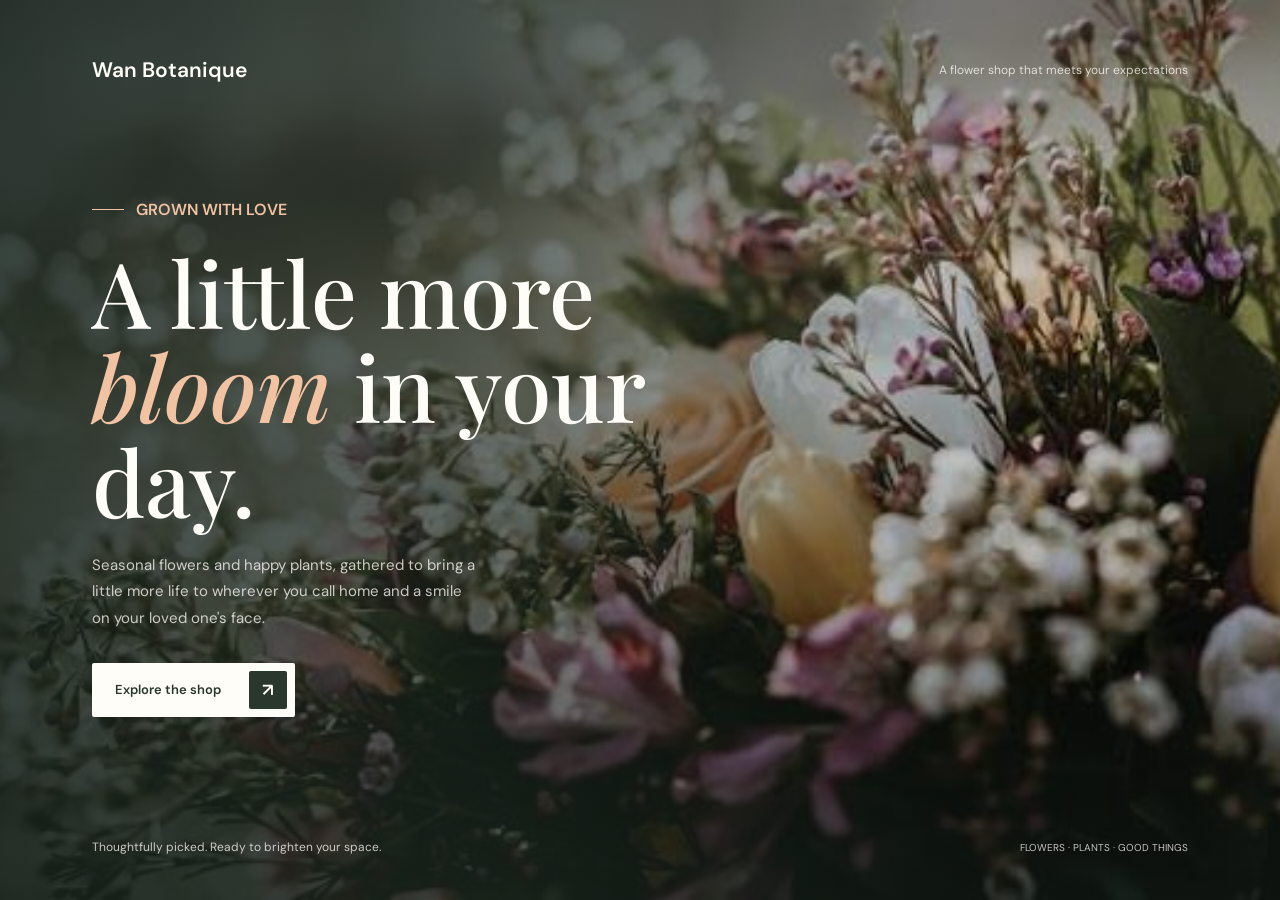
<file: index.html>
<!doctype html>
<html lang="en">
<head>
	<meta charset="utf-8">
	<meta name="viewport" content="width=device-width, initial-scale=1">
	<meta name="theme-color" content="#27382c">
	<meta name="description" content="Fresh flowers and thoughtful greenery, gathered to bring a little more life to your home.">
	<title>Wan Botanique | Flowers for everyday</title>
	<link rel="preconnect" href="https://fonts.googleapis.com">
	<link rel="preconnect" href="https://fonts.gstatic.com" crossorigin>
	<link href="https://fonts.googleapis.com/css2?family=DM+Sans:wght@400;500;600;700&family=Playfair+Display:wght@500;600&display=swap" rel="stylesheet">
    <link rel="stylesheet" href="style.css">

</head>
<body>
	<main class="landing">
		<div class="landing__photo" aria-hidden="true"></div>
		<div class="landing__shade" aria-hidden="true"></div>

		<header class="site-header">
			<a class="wordmark" href="index.html" aria-label="Wan Botanique home">Wan Botanique</a>
			<p class="header-note">A flower shop that meets your expectations</p>
		</header>

		<section class="welcome" aria-labelledby="welcome-title">
			<p class="eyebrow"><span class="eyebrow__line"></span> Grown with love</p>
			<h1 id="welcome-title">A little more<br> <em>bloom</em> in your day.</h1>
			<p class="welcome__copy">Seasonal flowers and happy plants, gathered to bring a little more life to wherever you call home and a smile on your loved one's face.</p>
			<a class="explore-link" href="home.html">
				<span>Explore the shop</span>
				<span class="explore-link__arrow" aria-hidden="true">&#8599;</span>
			</a>
		</section>

		<footer class="site-footer">
			<p>Thoughtfully picked. Ready to brighten your space.</p>
			<p class="footer-index">FLOWERS · PLANTS · GOOD THINGS</p>
		</footer>
	</main>
    <script src="script.js"></script>
</body>
</html>
</file>
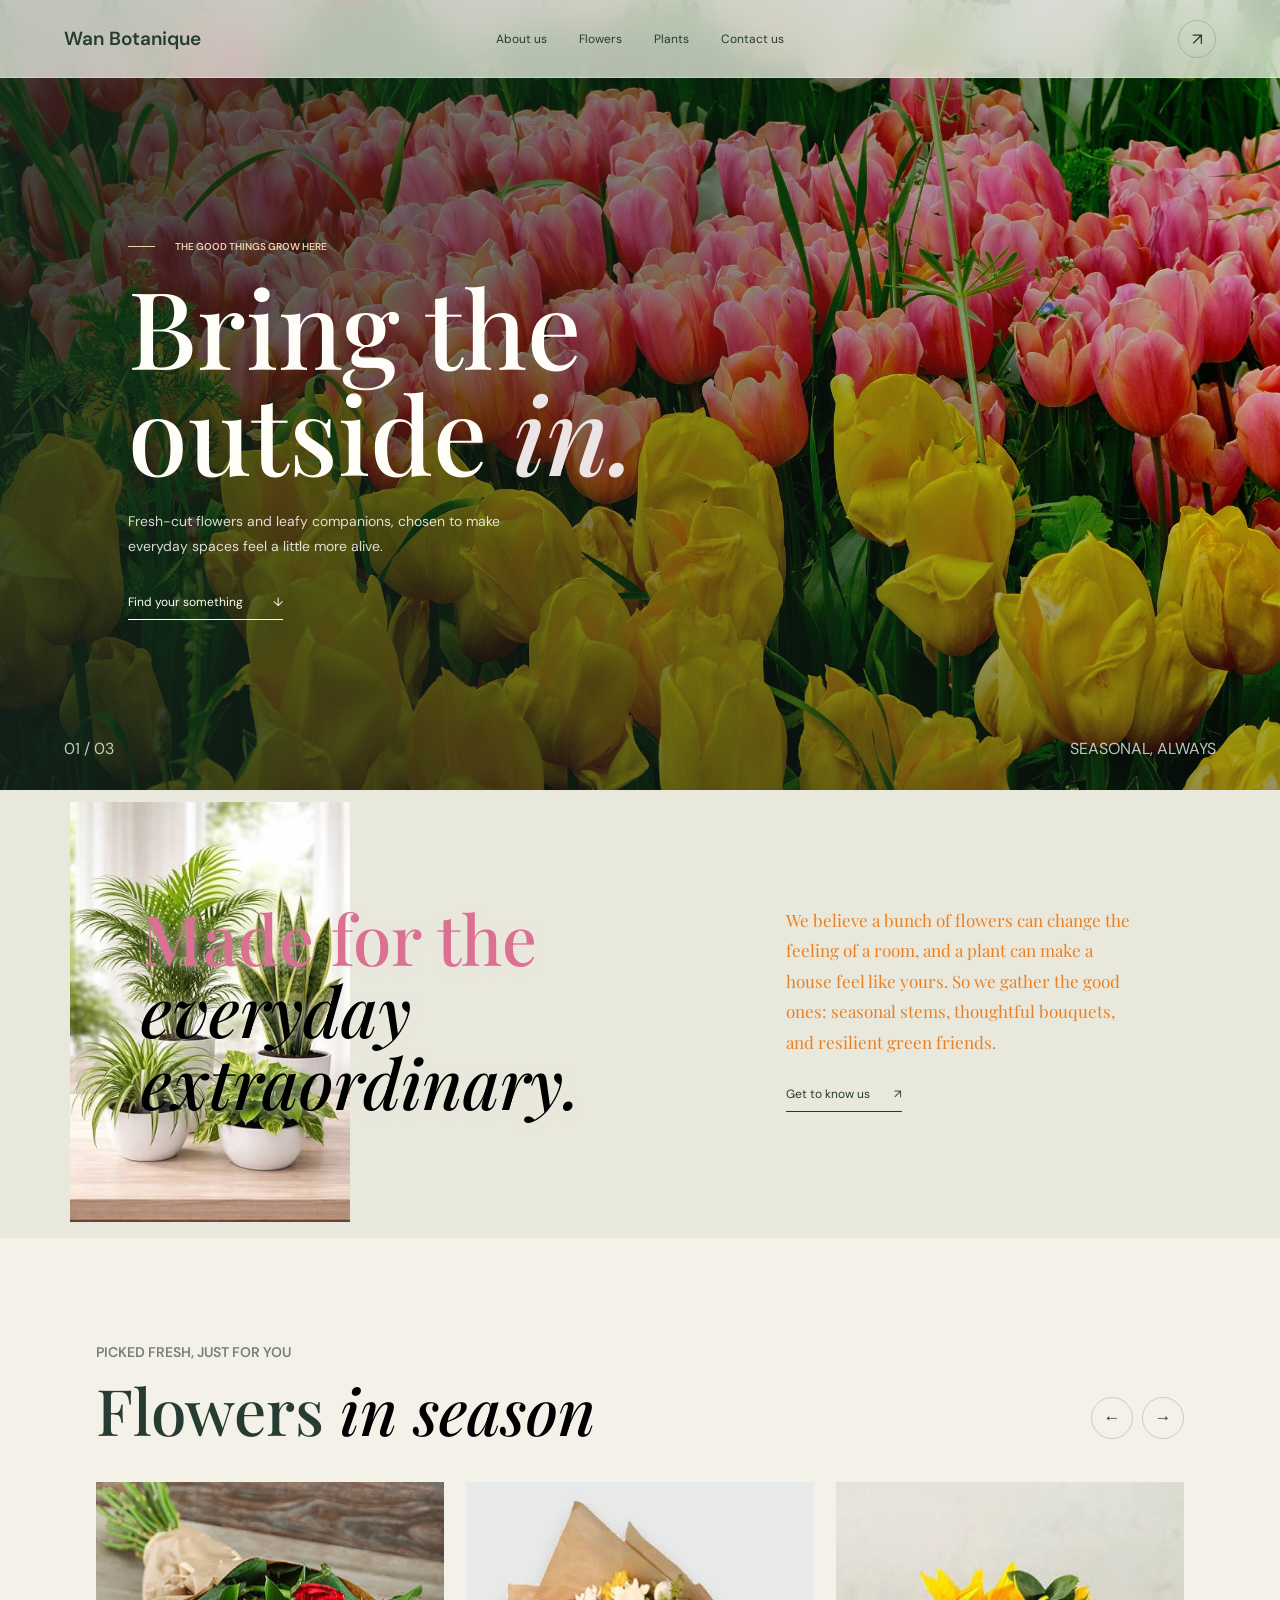
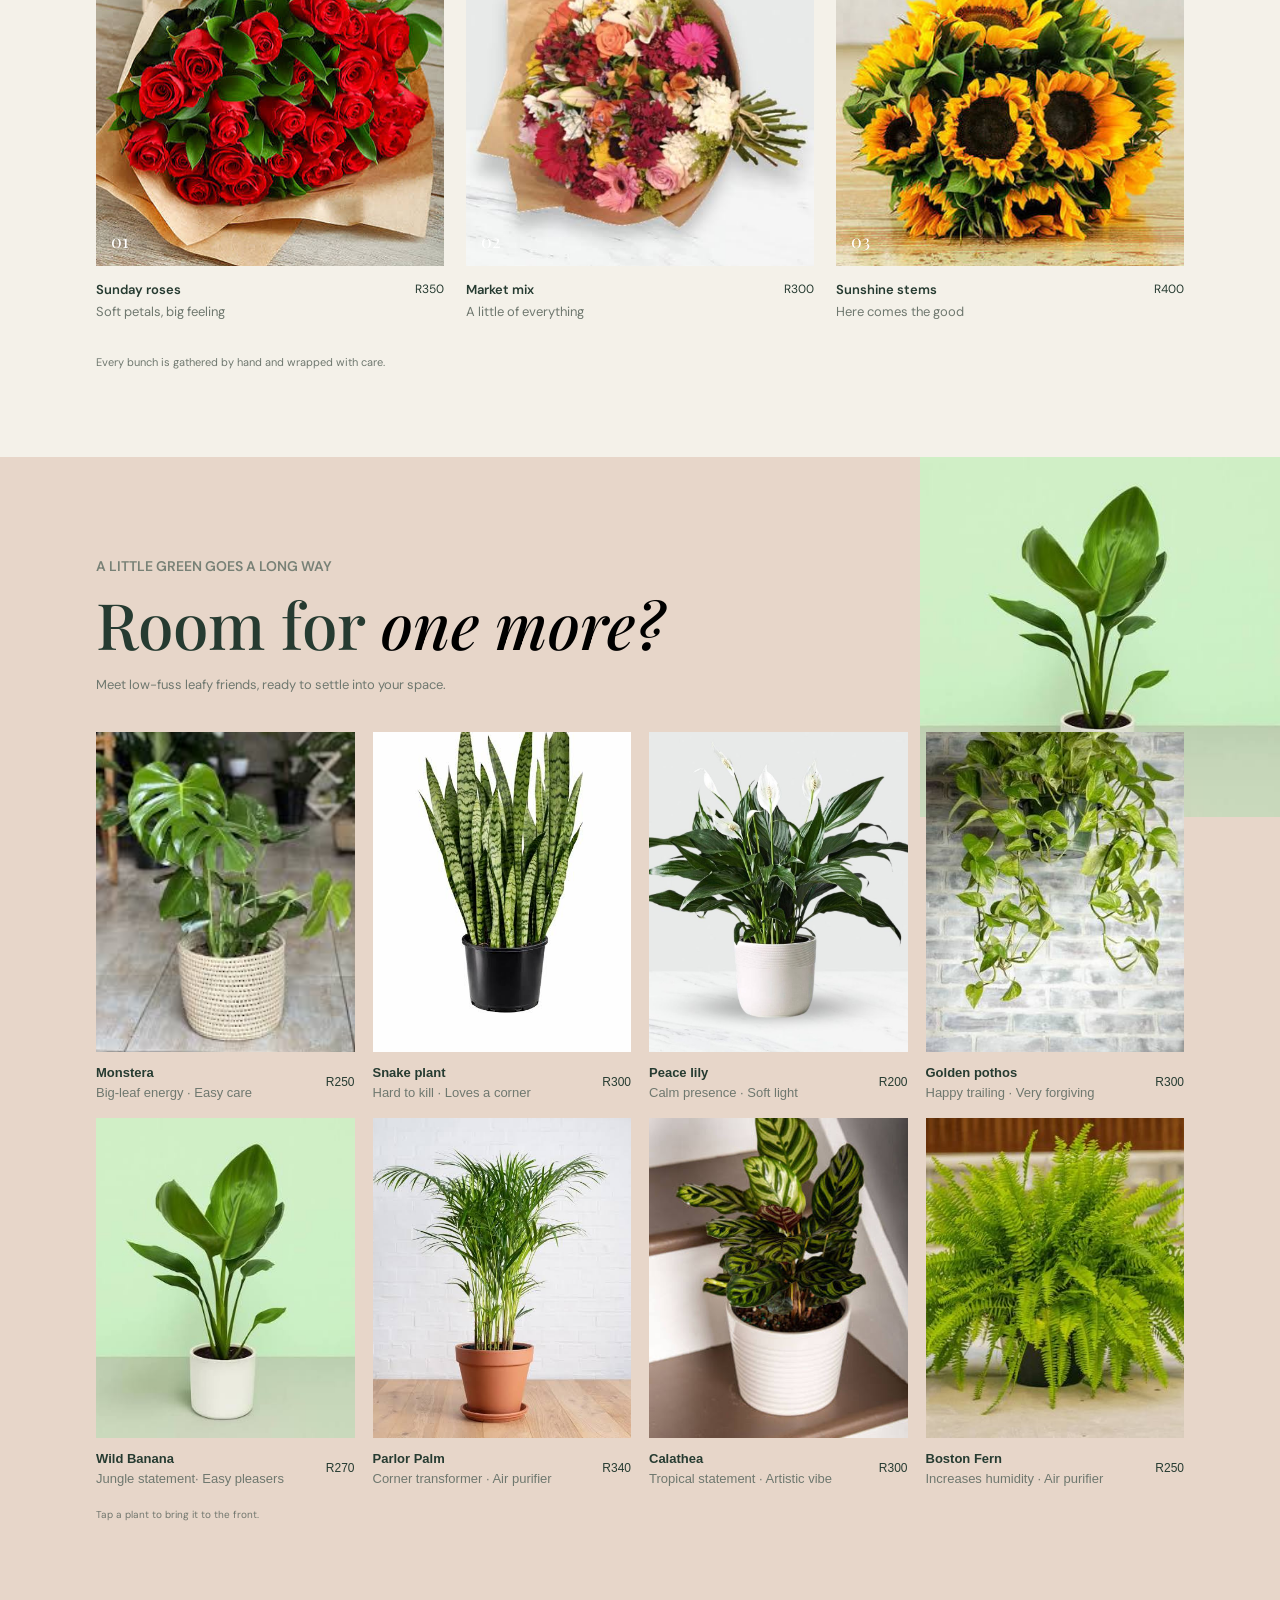
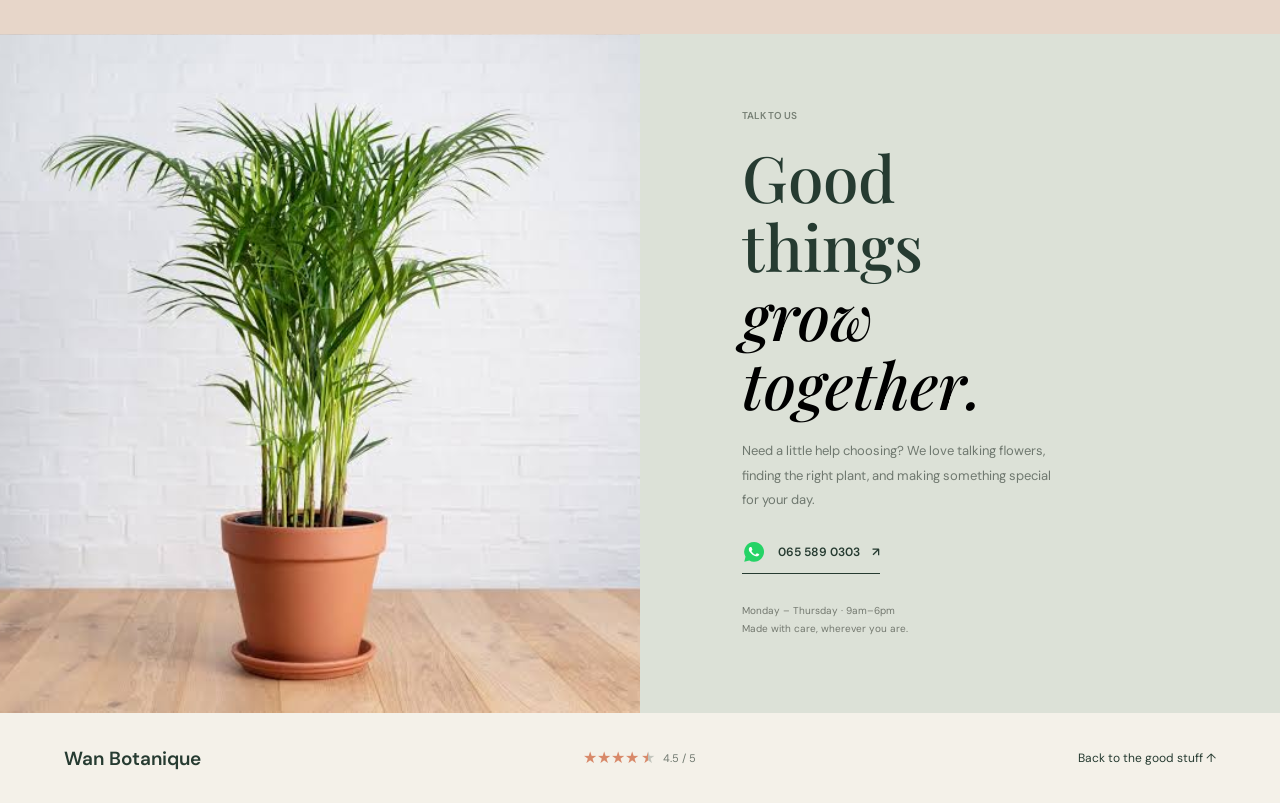
<file: home.html>
<!doctype html>
<html lang="en">
<head>
	<meta charset="utf-8">
	<meta name="viewport" content="width=device-width, initial-scale=1">
	<meta name="theme-color" content="#f4f0e8">
	<meta name="description" content="Seasonal flowers and easy-to-love plants from Wan Botanique.">
	<title>Flowers &amp; Plants | Wan Botanique</title>
	<link rel="preconnect" href="https://fonts.googleapis.com">
	<link rel="preconnect" href="https://fonts.gstatic.com" crossorigin>
	<link href="https://fonts.googleapis.com/css2?family=DM+Sans:wght@400;500;600;700&family=Playfair+Display:wght@500;600&display=swap" rel="stylesheet">
	<link rel="stylesheet" href="style.css">
	
</head>
<body class="shop-page">
	<header class="shop-header">
		<a class="shop-wordmark" href="index.html" aria-label="Wan Botanique home">Wan Botanique</a>
		<nav class="shop-nav" aria-label="Main navigation">
			<a href="#about">About us</a>
			<a href="#flowers">Flowers</a>
			<a href="#plants">Plants</a>
			<a href="#contact">Contact us</a>
		</nav>
		<a class="header-bag" href="#flowers" aria-label="Browse the collection">↗</a>
	</header>

	<main id="top">
		<section class="shop-hero" aria-labelledby="shop-title">
			<div class="shop-hero__image" aria-hidden="true"></div>
			<div class="shop-hero__veil" aria-hidden="true"></div>
			<div class="shop-hero__content">
				<p class="shop-kicker"><span></span> The good things grow here</p>
				<h1 id="shop-title">Bring the<br>outside <em>in.</em></h1>
				<p>Fresh-cut flowers and leafy companions, chosen to make everyday spaces feel a little more alive.</p>
				<a class="shop-hero__link" href="#flowers">Find your something <span aria-hidden="true">↓</span></a>
			</div>
			<div class="hero-caption"><span>01 / 03</span><span>Seasonal, always</span></div>
		</section>

		<section class="shop-intro" id="about" aria-labelledby="about-title">
			<div class="shop-intro__body">
				<h2 id="about-title">Made for the<br><em>everyday extraordinary.</em></h2>
				<div>
					<p>We believe a bunch of flowers can change the feeling of a room, and a plant can make a house feel like yours. So we gather the good ones: seasonal stems, thoughtful bouquets, and resilient green friends.</p>
					<a class="text-link" href="#contact">Get to know us <span aria-hidden="true">↗</span></a>
				</div>
			</div>
		</section>

		<section class="collection flowers-section" id="flowers" aria-labelledby="flowers-title">
			<div class="collection-heading">
				<div>
					<p class="section-label">Picked fresh, just for you</p>
					<h2 id="flowers-title">Flowers <em>in season</em></h2>
				</div>
				<div class="carousel-controls" aria-label="Flower collection controls">
					<button class="round-control" type="button" data-flower-direction="-1" aria-label="Previous flowers">←</button>
					<button class="round-control" type="button" data-flower-direction="1" aria-label="Next flowers">→</button>
				</div>
			</div>
			<div class="flower-viewport" tabindex="0" aria-label="Flower collection">
				<div class="flower-track">
					<article class="flower-card">
						<div class="flower-card__image"><img src="images/rose-gift.jpeg" alt="A romantic bouquet of fresh roses" loading="lazy"><span>01</span></div>
						<div class="product-line"><div><h3>Sunday roses</h3><p>Soft petals, big feeling</p></div><span class="price">R350</span></div>
					</article>
					<article class="flower-card">
						<div class="flower-card__image"><img src="images/mixed flowers.jpeg" alt="A lively mixed seasonal flower bouquet" loading="lazy"><span>02</span></div>
						<div class="product-line"><div><h3>Market mix</h3><p>A little of everything</p></div><span class="price">R300</span></div>
					</article>
					<article class="flower-card">
						<div class="flower-card__image"><img src="images/sunflower.jpeg" alt="Bright golden sunflowers" loading="lazy"><span>03</span></div>
						<div class="product-line"><div><h3>Sunshine stems</h3><p>Here comes the good</p></div><span class="price">R400</span></div>
					</article>
					<article class="flower-card">
						<div class="flower-card__image"><img src="images/white roses.jpeg" alt="Creamy white roses in bloom" loading="lazy"><span>04</span></div>
						<div class="product-line"><div><h3>Quiet romance</h3><p>White garden roses</p></div><span class="price">R350</span></div>
					</article>
					<article class="flower-card">
						<div class="flower-card__image"><img src="images/daises.jpg" alt="Fresh white daisies with sunny centers" loading="lazy"><span>05</span></div>
						<div class="product-line"><div><h3>Daisy days</h3><p>Easy, happy, uncomplicated</p></div><span class="price">R250</span></div>
					</article>
					<article class="flower-card">
						<div class="flower-card__image"><img src="images/Love-of-Roses.webp" alt="A gathered bunch of garden roses" loading="lazy"><span>06</span></div>
						<div class="product-line"><div><h3>Garden gathering</h3><p>Romantic by nature</p></div><span class="price">R500</span></div>
					</article>
                    <article class="flower-card">
						<div class="flower-card__image"><img src="images/lillies.jpeg" alt="A gathered bunch of elegant lillies" loading="lazy"><span>07</span></div>
						<div class="product-line"><div><h3>Stargazers Lillies</h3><p>Beautiful by nature</p></div><span class="price">R570</span></div>
					</article>
                    <article class="flower-card">
						<div class="flower-card__image"><img src="images/mixed lillies.jpeg" alt="Stargazers lillies with sunny centers" loading="lazy"><span>08</span></div>
						<div class="product-line"><div><h3>Lilly-Rose</h3><p>Specially arranged</p></div><span class="price">R660</span></div>
					</article>
                    <article class="flower-card">
						<div class="flower-card__image"><img src="images/Tulips.jpeg" alt="Fresh purple mix tulips" loading="lazy"><span>09</span></div>
						<div class="product-line"><div><h3>Tulips bouquet</h3><p>Elegant look</p></div><span class="price">R500</span></div>
					</article>
				</div>
			</div>
			<p class="collection-note">Every bunch is gathered by hand and wrapped with care.</p>
		</section>

		<section class="plants-section" id="plants" aria-labelledby="plants-title">
			<div class="plants-heading">
				<div>
					<p class="section-label">A little green goes a long way</p>
					<h2 id="plants-title">Room for <em>one more?</em></h2>
					<p class="plants-intro">Meet low-fuss leafy friends, ready to settle into your space.</p>
				</div>
				
			</div>
			<div class="plant-grid" data-plant-grid>
				<button class="plant-card" type="button" aria-pressed="false">
					<span class="plant-card__image"><img src="images/monstera.jpeg" alt="Monstera with large split leaves" loading="lazy"></span>
					<span class="plant-card__details"><span><strong>Monstera</strong><small>Big-leaf energy · Easy care</small></span><span class="plant-price">R250</span></span>
				</button>
				<button class="plant-card" type="button" aria-pressed="false">
					<span class="plant-card__image"><img src="images/snakeplant.jpeg" alt="Upright sculptural snake plant" loading="lazy"></span>
					<span class="plant-card__details"><span><strong>Snake plant</strong><small>Hard to kill · Loves a corner</small></span><span class="plant-price">R300</span></span>
				</button>
				<button class="plant-card" type="button" aria-pressed="false">
					<span class="plant-card__image"><img src="images/peace lilly.jpg" alt="Peace lily with deep green leaves" loading="lazy"></span>
					<span class="plant-card__details"><span><strong>Peace lily</strong><small>Calm presence · Soft light</small></span><span class="plant-price">R200</span></span>
				</button>
				<button class="plant-card" type="button" aria-pressed="false">
					<span class="plant-card__image"><img src="images/pothos.jpeg" alt="Trailing pothos plant with heart-shaped leaves" loading="lazy"></span>
					<span class="plant-card__details"><span><strong>Golden pothos</strong><small>Happy trailing · Very forgiving</small></span><span class="plant-price">R300</span></span>
				</button>
                <button class="plant-card" type="button" aria-pressed="false">
					<span class="plant-card__image"><img src="images/wild banana.jpeg" alt="Big leaf wild banana plant with long leaves" loading="lazy"></span>
					<span class="plant-card__details"><span><strong>Wild Banana</strong><small>Jungle statement· Easy pleasers</small></span><span class="plant-price">R270</span></span>
				</button>
                <button class="plant-card" type="button" aria-pressed="false">
					<span class="plant-card__image"><img src="images/jungle palm.jpeg" alt="Majesty palm plant with bamboo statement" loading="lazy"></span>
					<span class="plant-card__details"><span><strong>Parlor Palm</strong><small>Corner transformer · Air purifier</small></span><span class="plant-price">R340</span></span>
				</button>
                <button class="plant-card" type="button" aria-pressed="false">
					<span class="plant-card__image"><img src="images/calathea.jpeg" alt="Unique leaf patterns and natural colours" loading="lazy"></span>
					<span class="plant-card__details"><span><strong>Calathea</strong><small>Tropical statement · Artistic vibe</small></span><span class="plant-price">R300</span></span>
				</button>
                <button class="plant-card" type="button" aria-pressed="false">
					<span class="plant-card__image"><img src="images/fern.jpeg" alt="Traditional and classy look" loading="lazy"></span>
					<span class="plant-card__details"><span><strong>Boston Fern</strong><small>Increases humidity · Air purifier</small></span><span class="plant-price">R250</span></span>
				</button>
			</div>
			<p class="plant-status" aria-live="polite">Tap a plant to bring it to the front.</p>
		</section>

		<section class="contact-section" id="contact" aria-labelledby="contact-title">
			<div class="contact-photo" role="img" aria-label="A lush corner filled with tropical plants"></div>
			<div class="contact-copy">
				<p class="section-label">Talk to us</p>
				<h2 id="contact-title">Good things<br><em>grow together.</em></h2>
				<p>Need a little help choosing? We love talking flowers, finding the right plant, and making something special for your day.</p>
				<a class="contact-link contact-whatsapp" href="https://wa.me/27655890303" target="_blank" rel="noopener noreferrer" aria-label="Chat with Wan and Botanique on WhatsApp at 065 589 0303">
					<svg class="whatsapp-icon" viewBox="0 0 32 32" aria-hidden="true" focusable="false">
						<path fill="currentColor" d="M16 2.7A13.1 13.1 0 0 0 4.7 22.4L3 29l6.8-1.8A13.1 13.1 0 1 0 16 2.7Z" />
						<path fill="#fff" d="M22.6 18.9c-.4-.2-2.1-1-2.4-1.1-.3-.1-.6-.2-.8.2-.2.4-.9 1.1-1.1 1.3-.2.2-.4.3-.8.1-.4-.2-1.5-.6-2.8-1.8-1-.9-1.8-2.1-2-2.5-.2-.4 0-.6.1-.8l.6-.7c.2-.2.2-.4.4-.6.1-.2.1-.4 0-.6-.1-.2-.8-1.9-1.1-2.6-.3-.7-.6-.6-.8-.6h-.7c-.2 0-.6.1-.9.4-.3.3-1.2 1.2-1.2 2.9s1.2 3.3 1.4 3.5c.2.2 2.4 3.7 5.9 5.1.8.3 1.4.5 1.9.6.8.2 1.5.2 2 .1.6-.1 2.1-.9 2.4-1.7.3-.8.3-1.5.2-1.7-.1-.2-.3-.3-.6-.5Z" />
					</svg>
					<span>065 589 0303</span>
					<span aria-hidden="true">↗</span>
				</a>
				<p class="contact-hours">Monday – Thursday · 9am–6pm<br>Made with care, wherever you are.</p>
			</div>
		</section>
	</main>

	<footer class="shop-footer">
		<a class="shop-wordmark" href="#top" aria-label="Back to top">Wan Botanique</a>
		<div class="shop-rating" role="img" aria-label="Rated 4.5 out of 5 stars">
			<span class="rating-stars" aria-hidden="true"><span>★★★★</span><span class="rating-star--half">★</span></span>
			<span class="rating-score" aria-hidden="true">4.5 / 5</span>
		</div>
		<a href="#flowers">Back to the good stuff ↑</a>
	</footer>
    <script src="script.js"></script>
</body>
</html>
</file>
<file: style.css>
:root {
	color-scheme: light;
	font-family: "DM Sans", sans-serif;
	font-synthesis: none;
	text-rendering: optimizeLegibility;
	-webkit-font-smoothing: antialiased;
	-moz-osx-font-smoothing: grayscale;
	--ink: #fffdf8;
	--muted: rgba(255, 253, 248, 0.76);
	--accent: #e6a77c;
	--serif: "Playfair Display", Georgia, serif;
}

* {
	box-sizing: border-box;
}

html,
body {
	min-width: 320px;
	min-height: 100%;
	margin: 0;
}

body {
	background: #27382c;
	color: var(--ink);
}

a {
	color: inherit;
}

.landing {
	position: relative;
	display: flex;
	min-height: 100svh;
	flex-direction: column;
	justify-content: space-between;
	overflow: hidden;
	isolation: isolate;
	padding: clamp(24px, 4.4vw, 64px) clamp(24px, 7.2vw, 112px) clamp(24px, 3.5vw, 48px);
}

.landing__photo,
.landing__shade {
	position: absolute;
	z-index: -1;
	inset: 0;
}

.landing__photo {
	background-image: url("images/cover.jpeg");
	background-position: center 53%;
	background-size: cover;
	animation: reveal-photo 1.2s ease-out both;
}

.landing__shade {
	background:
		linear-gradient(90deg, rgba(21, 34, 27, 0.82) 0%, rgba(26, 39, 30, 0.65) 36%, rgba(28, 38, 29, 0.15) 78%),
		linear-gradient(0deg, rgba(22, 31, 25, 0.47), transparent 28%, transparent 72%, rgba(22, 31, 25, 0.26));
}

.site-header,
.site-footer {
	display: flex;
	align-items: center;
	justify-content: space-between;
	gap: 24px;
	animation: rise-in 700ms 120ms both;
}

.wordmark {
	font-size: 21px;
	font-weight: 600;
	letter-spacing: 0;
	text-decoration: none;
}

.wordmark span {
	padding: 0 2px;
	color: var(--accent);
	font-family: var(--serif);
	font-style: italic;
}

.header-note,
.site-footer p {
	margin: 0;
	color: var(--muted);
	font-size: 12px;
	letter-spacing: 0;
}

.welcome {
	width: min(100%, 620px);
	margin: auto 0;
	padding: 74px 0 82px;
	animation: rise-in 800ms 180ms both;
}

.eyebrow {
	display: flex;
	align-items: center;
	gap: 12px;
	margin: 0 0 25px;
	color: #f1c3a3;
	font-size: 16px;
	font-weight: 600;
	text-transform: uppercase;
}

.eyebrow__line {
	width: 32px;
	height: 1px;
	background: currentColor;
}

h1 {
	margin: 0;
	font-family: var(--serif);
	font-size: clamp(54px, 7.1vw, 96px);
	font-weight: 500;
	line-height: 1.04;
}

h1 em {
	color: #f1c3a3;
	font-weight: 500;
}

.welcome__copy {
	max-width: 390px;
	margin: 24px 0 32px;
	color: var(--muted);
	font-size: 15px;
	line-height: 1.75;
}

.explore-link {
	display: inline-flex;
	min-height: 54px;
	align-items: center;
	gap: 28px;
	padding: 6px 7px 6px 22px;
	border: 1px solid rgba(255, 253, 248, 0.72);
	border-radius: 2px;
	background: #fffdf8;
	color: #29372d;
	font-size: 13px;
	font-weight: 600;
	text-decoration: none;
	transition: background-color 180ms ease, border-color 180ms ease, transform 180ms ease;
}

.explore-link:hover {
	transform: translateY(-2px);
	border-color: #f1c3a3;
	background: #f1c3a3;
}

.explore-link:focus-visible {
	outline: 2px solid #fffdf8;
	outline-offset: 4px;
}

.explore-link__arrow {
	display: grid;
	width: 38px;
	aspect-ratio: 1;
	place-items: center;
	border-radius: 2px;
	background: #29372d;
	color: #fffdf8;
	font-size: 18px;
	transition: background-color 180ms ease;
}

.explore-link:hover .explore-link__arrow {
	background: #394d3d;
}

.site-footer {
	animation-delay: 280ms;
}

.footer-index {
	font-size: 10px !important;
}

@keyframes rise-in {
	from {
		opacity: 0;
		transform: translateY(12px);
	}
	to {
		opacity: 1;
		transform: translateY(0);
	}
}

@keyframes reveal-photo {
	from {
		opacity: 0.65;
		transform: scale(1.025);
	}
	to {
		opacity: 1;
		transform: scale(1);
	}
}

@media (max-width: 600px) {
	.landing {
		min-height: 100svh;
		padding: 25px 24px 22px;
	}

	.landing__photo {
		background-position: 58% center;
	}

	.landing__shade {
		background:
			linear-gradient(90deg, rgba(21, 34, 27, 0.78), rgba(26, 39, 30, 0.4)),
			linear-gradient(0deg, rgba(22, 31, 25, 0.5), transparent 34%, rgba(22, 31, 25, 0.2));
	}

	.header-note {
		max-width: 125px;
		text-align: right;
	}

	.welcome {
		padding: 62px 0;
	}

	h1 {
		font-size: clamp(52px, 13vw, 76px);
	}

	.welcome__copy {
		max-width: 340px;
		font-size: 14px;
	}

	.site-footer {
		align-items: flex-end;
	}

	.site-footer p:first-child {
		max-width: 195px;
		line-height: 1.5;
	}

	.footer-index {
		max-width: 120px;
		text-align: right;
	}
}

@media (prefers-reduced-motion: reduce) {
	*,
	*::before,
	*::after {
		animation-duration: 0.01ms !important;
		animation-iteration-count: 1 !important;
		scroll-behavior: auto !important;
		transition-duration: 0.01ms !important;
	}
}

/* Shop page */
.shop-page {
	--shop-ink: #263b31;
	--shop-muted: #6f786f;
	--shop-paper: #f4f1e9;
	--shop-coral: #d88969;
	--shop-line: rgba(38, 59, 49, 0.2);
	background: var(--shop-paper);
	color: var(--shop-ink);
	font-family: "DM Sans", sans-serif;
}

.shop-header {
	position: fixed;
	z-index: 10;
	top: 0;
	left: 0;
	display: grid;
	width: 100%;
	min-height: 78px;
	grid-template-columns: 1fr auto 1fr;
	align-items: center;
	gap: 20px;
	padding: 12px clamp(20px, 5vw, 76px);
	border-bottom: 1px solid rgba(255, 255, 255, 0.3);
	background: rgba(246, 244, 237, 0.73);
	box-shadow: 0 8px 28px rgba(29, 44, 35, 0.07);
	backdrop-filter: blur(18px) saturate(145%);
	-webkit-backdrop-filter: blur(18px) saturate(145%);
}

.shop-wordmark {
	width: fit-content;
	color: var(--shop-ink);
	font-size: 19px;
	font-weight: 600;
	text-decoration: none;
}

.shop-wordmark span {
	padding: 0 2px;
	color: var(--shop-coral);
	font-family: var(--serif);
	font-style: italic;
}

.shop-nav {
	display: flex;
	align-items: center;
	gap: clamp(15px, 2.5vw, 38px);
}

.shop-nav a,
.shop-footer > a:last-child {
	color: var(--shop-ink);
	font-size: 12px;
	text-decoration: none;
	transition: color 160ms ease;
}

.shop-nav a:hover,
.shop-footer > a:last-child:hover {
	color: var(--shop-coral);
}

.header-bag {
	display: grid;
	width: 38px;
	aspect-ratio: 1;
	place-items: center;
	justify-self: end;
	border: 1px solid var(--shop-line);
	border-radius: 50%;
	color: var(--shop-ink);
	font-size: 17px;
	text-decoration: none;
}

.shop-hero {
	position: relative;
	display: flex;
	min-height: min(790px, 100svh);
	align-items: center;
	overflow: hidden;
	background: #334638;
	color: #fffdf8;
	isolation: isolate;
}

.shop-hero__image,
.shop-hero__veil {
	position: absolute;
	z-index: -1;
	inset: 0;
}

.shop-hero__image {
	background: url("images/garden2.jpg") center 47% / cover;
	transform: scale(1.015);
}

.shop-hero__veil {
	background: linear-gradient(90deg, rgba(20, 36, 27, 0.78), rgba(20, 36, 27, 0.43) 48%, rgba(20, 36, 27, 0.05)), linear-gradient(0deg, rgba(20, 36, 27, 0.28), transparent 40%);
}

.shop-hero__content {
	width: min(660px, 100%);
	margin: 40px 0 0 clamp(24px, 10vw, 150px);
	padding: 120px 24px 90px 0;
	animation: rise-in 800ms 100ms both;
}

.shop-kicker,
.section-label {
	margin: 0 0 20px;
	font-size: 10px;
	font-weight: 600;
	letter-spacing: 0;
	text-transform: uppercase;
}

.shop-kicker {
	display: flex;
	align-items: center;
	gap: 20px;
	color: #f2cfad;
}

.shop-kicker span {
	width: 27px;
	height: 1px;
	background: currentColor;
}

.shop-hero h1,
.shop-intro h2,
.collection h2,
.plants-section h2,
.contact-copy h2 {
	font-family: var(--serif);
	font-weight: 500;
}

.shop-hero h1 {
	margin: 0;
	font-size: clamp(66px, 8.4vw, 116px);
	line-height: 0.98;
}

.shop-hero h1 em,
.shop-intro h2 em,
.collection h2 em,
.plants-section h2 em,
.contact-copy h2 em {
	color: black;
	font-weight: 500;
}

.shop-hero h1 em {
	color: #ebe5e5;
}

.shop-hero__content > p:not(.shop-kicker) {
	max-width: 390px;
	margin: 25px 0 30px;
	color: rgba(255, 253, 248, 0.83);
	font-size: 14px;
	line-height: 1.8;
}

.shop-hero__link,
.text-link,
.contact-link {
	display: inline-flex;
	align-items: center;
	gap: 30px;
	padding-bottom: 9px;
	border-bottom: 1px solid currentColor;
	font-size: 12px;
	text-decoration: none;
}

.shop-hero__link {
	color: #fffdf8;
}

.hero-caption {
	position: absolute;
	right: clamp(24px, 5vw, 76px);
	bottom: 31px;
	left: clamp(24px, 5vw, 76px);
	display: flex;
	justify-content: space-between;
	color: rgba(255, 253, 248, 0.75);
	font-size: 16px;
	text-transform: uppercase;
}

.shop-intro {
	padding: 112px clamp(24px, 11vw, 160px) 120px;
	background: #e9e8dc url("images/mix plants.jpeg") no-repeat 7% 42% / 280px auto;
}

.section-label {
	color: #788176;
}

.shop-intro > .section-label {
	margin-bottom: 24px;
	color: #b13171;
	font-size: 16px;
	font-weight: 700;
}

.shop-intro__body {
	display: grid;
	grid-template-columns: 1.2fr 0.8fr;
	align-items: end;
	gap: 9vw;
}

.shop-intro h2,
.collection h2,
.plants-section h2,
.contact-copy h2 {
	margin: 0;
	font-size: clamp(40px, 5vw, 68px);
	line-height: 1.08;
}

.shop-intro h2 {
	font-size: clamp(40px, 5.4vw, 74px);
	line-height: 1.04;
	text-shadow: 0 1px 12px rgba(233, 232, 220, 0.95);
    color: palevioletred;
}

.shop-intro__body > div {
	max-width: 400px;
	padding-bottom: 6px;
}

.shop-intro__body > div > p,
.plants-intro,
.contact-copy > p:not(.section-label):not(.contact-hours) {
	margin: 0 0 24px;
	color: var(--shop-muted);
	font-size: 13px;
	line-height: 1.9;
}

#about .shop-intro__body > div > p {
	color: #eb8022;
	font-family: var(--serif);
	font-size: 17px;
	line-height: 1.8;
}

.text-link {
	gap: 24px;
	color: var(--shop-ink);
}

.collection {
	padding: 105px clamp(24px, 7.5vw, 112px) 88px;
}

.collection-heading,
.plants-heading {
	display: flex;
	align-items: end;
	justify-content: space-between;
	gap: 24px;
	margin-bottom: 38px;
}

.collection-heading .section-label,
.plants-heading .section-label {
	margin-bottom: 14px;
    font-size: 14px;
}

.carousel-controls {
	display: flex;
	gap: 9px;
	padding-bottom: 5px;
}

.round-control {
	display: grid;
	width: 42px;
	aspect-ratio: 1;
	place-items: center;
	border: 1px solid var(--shop-line);
	border-radius: 50%;
	background: transparent;
	color: var(--shop-ink);
	cursor: pointer;
	font-size: 17px;
	transition: background-color 180ms ease, color 180ms ease;
}

.round-control:hover {
	background: var(--shop-ink);
	color: white;
}

.flower-viewport {
	overflow: hidden;
	outline-offset: 5px;
}

.flower-track {
	display: flex;
	gap: 22px;
	overflow-x: auto;
	padding-bottom: 8px;
	scroll-behavior: smooth;
	scrollbar-width: none;
	scroll-snap-type: x mandatory;
}

.flower-track::-webkit-scrollbar {
	display: none;
}

.flower-card {
	flex: 0 0 calc((100% - 44px) / 3);
	min-width: 0;
	scroll-snap-align: start;
}

.flower-card__image {
	position: relative;
	display: block;
	height: clamp(250px, 30vw, 410px);
	overflow: hidden;
	background: #d5d2c6;
}

.flower-card__image img,
.plant-card__image img {
	width: 100%;
	height: 100%;
	object-fit: cover;
	transition: transform 550ms cubic-bezier(0.2, 0.65, 0.3, 1);
}

.flower-card:hover .flower-card__image img,
.plant-card:hover .plant-card__image img {
	transform: scale(1.045);
}

.flower-card__image > span {
	position: absolute;
	bottom: 13px;
	left: 15px;
	color: white;
	font-family: var(--serif);
	font-size: 18px;
}

.product-line,
.plant-card__details {
	display: flex;
	align-items: start;
	justify-content: space-between;
	gap: 12px;
	padding-top: 15px;
}

.product-line h3,
.product-line p {
	margin: 0;
}

.product-line h3,
.plant-card__details strong {
	font-size: 13px;
	font-weight: 600;
}

.product-line p,
.plant-card__details small {
	display: block;
	margin-top: 5px;
	color: var(--shop-muted);
	font-size: 13px;
}

.price,
.plant-price {
	font-size: 12px;
}

.collection-note {
	margin: 27px 0 0;
	color: var(--shop-muted);
	font-size: 11px;
}

.plants-section {
	padding: 100px clamp(24px, 7.5vw, 112px) 110px;
	background: #e7d6c9 url("images/wild banana.jpeg") no-repeat 100% 0 / 360px auto;
}

.plants-heading {
	margin-bottom: 34px;
}

.plants-intro {
	max-width: 370px;
	margin: 15px 0 0;
}

.shuffle-hint {
	margin: 0 0 4px;
	color: #72776e;
	font-size: 13px;
	line-height: 1.7;
}

.shuffle-hint span {
	padding-left: 9px;
	color: var(--shop-coral);
}

.plant-grid {
	display: grid;
	grid-template-columns: repeat(4, minmax(0, 1fr));
	gap: 18px;
}

.plant-card {
	min-width: 0;
	padding: 0;
	border: 0;
	background: transparent;
	color: var(--shop-ink);
	text-align: left;
	cursor: pointer;
	transition: transform 350ms cubic-bezier(0.2, 0.65, 0.3, 1), opacity 250ms ease;
}

.plant-card__image {
	display: block;
	height: clamp(210px, 25vw, 330px);
	overflow: hidden;
	background: #d5d2c6;
}

.plant-card__details {
	align-items: center;
	padding-top: 13px;
}

.plant-card[aria-pressed="true"] .plant-card__details strong {
	color: #a4543d;
}

.plant-card[aria-pressed="true"] .plant-card__image {
	outline: 2px solid var(--shop-coral);
	outline-offset: 3px;
}

.plant-card.is-shuffling {
	transform: translateY(8px);
	opacity: 0.35;
}

.plant-status {
	min-height: 16px;
	margin: 22px 0 0;
	color: #72776e;
	font-size: 10px;
}

.contact-section {
	display: grid;
	min-height: 570px;
	grid-template-columns: 1fr 1fr;
	background: #dce1d7;
}

.contact-photo {
	min-height: 470px;
	background: url("images/jungle palm.jpeg") center / cover;
}

.contact-copy {
	align-self: center;
	max-width: 520px;
	padding: 75px clamp(28px, 8vw, 120px);
}

.contact-copy h2 {
	margin-bottom: 21px;
}

.contact-copy > p:not(.section-label):not(.contact-hours) {
	max-width: 370px;
}

.contact-link {
	gap: 28px;
	margin-top: 3px;
	color: var(--shop-ink);
}

.contact-whatsapp {
	align-items: center;
	gap: 12px;
	font-weight: 600;
}

.whatsapp-icon {
	width: 24px;
	height: 24px;
	flex: 0 0 auto;
	color: #25d366;
}

.contact-hours {
	margin: 28px 0 0;
	color: #72776e;
	font-size: 10px;
	line-height: 1.8;
}

.shop-footer {
	display: flex;
	min-height: 90px;
	align-items: center;
	justify-content: space-between;
	gap: 20px;
	padding: 20px clamp(24px, 5vw, 76px);
	background: var(--shop-paper);
}

.shop-footer p {
	margin: 0;
	color: var(--shop-muted);
	font-family: var(--serif);
	font-size: 16px;
	font-style: italic;
}

.shop-rating {
	display: inline-flex;
	align-items: center;
	gap: 8px;
}

.rating-stars {
	display: inline-flex;
	gap: 2px;
	color: var(--shop-coral);
	font-size: 16px;
	line-height: 1;
}

.rating-star--half {
	background: linear-gradient(90deg, var(--shop-coral) 50%, rgba(38, 59, 49, 0.24) 50%);
	background-clip: text;
	-webkit-text-fill-color: transparent;
}

.rating-score {
	color: var(--shop-muted);
	font-size: 11px;
}

.shop-page main > section[id] {
	scroll-margin-top: 78px;
}

.shop-header a:focus-visible,
.shop-page button:focus-visible,
.shop-page main a:focus-visible,
.shop-footer a:focus-visible {
	outline: 2px solid var(--shop-coral);
	outline-offset: 4px;
}

@media (max-width: 760px) {
	.shop-header {
		min-height: 70px;
		grid-template-columns: 1fr auto;
		gap: 8px;
		padding-inline: 20px;
	}

	.shop-nav {
		grid-column: 1 / -1;
		grid-row: 2;
		justify-content: space-between;
		gap: 10px;
		padding-bottom: 6px;
	}

	.shop-nav a {
		font-size: 10px;
	}

	.shop-wordmark {
		grid-column: 1;
		grid-row: 1;
		font-size: 17px;
	}

	.header-bag {
		grid-column: 2;
		grid-row: 1;
		width: 32px;
	}

	.shop-hero {
		min-height: 760px;
		min-height: 100svh;
	}

	.shop-hero__content {
		margin: 48px 0 0 26px;
		padding: 112px 22px 95px 0;
	}

	.shop-hero h1 {
		font-size: clamp(64px, 15vw, 94px);
	}

	.shop-intro {
		padding: 82px 26px 88px;
		background-size: 160px auto;
	}

	.shop-intro__body {
		grid-template-columns: 1fr;
		gap: 24px;
	}

	.shop-intro__body > div {
		max-width: 490px;
	}

	.collection,
	.plants-section {
		padding: 78px 24px;
	}

	.flower-card {
		flex-basis: min(78vw, 340px);
	}

	.flower-card__image {
		height: 330px;
	}

	.plants-section {
		background-size: 190px auto;
	}

	.plant-grid {
		grid-template-columns: repeat(2, minmax(0, 1fr));
		gap: 28px 14px;
	}

	.plant-card__image {
		height: clamp(190px, 54vw, 300px);
	}

	.contact-section {
		grid-template-columns: 1fr;
	}

	.contact-photo {
		min-height: 340px;
	}

	.contact-copy {
		padding: 66px 28px 72px;
	}
}

@media (max-width: 440px) {
	.shop-nav {
		gap: 7px;
	}

	.shop-nav a {
		font-size: 9px;
	}

	.collection-heading {
		align-items: end;
	}

	.collection h2,
	.plants-section h2 {
		font-size: 40px;
	}

	.round-control {
		width: 36px;
	}

	.plants-heading {
		align-items: start;
	}

	.shuffle-hint {
		max-width: 95px;
		text-align: right;
	}

	.shop-footer {
		flex-wrap: wrap;
		min-height: 100px;
	}

	.shop-footer p {
		display: none;
	}
}
</file>
